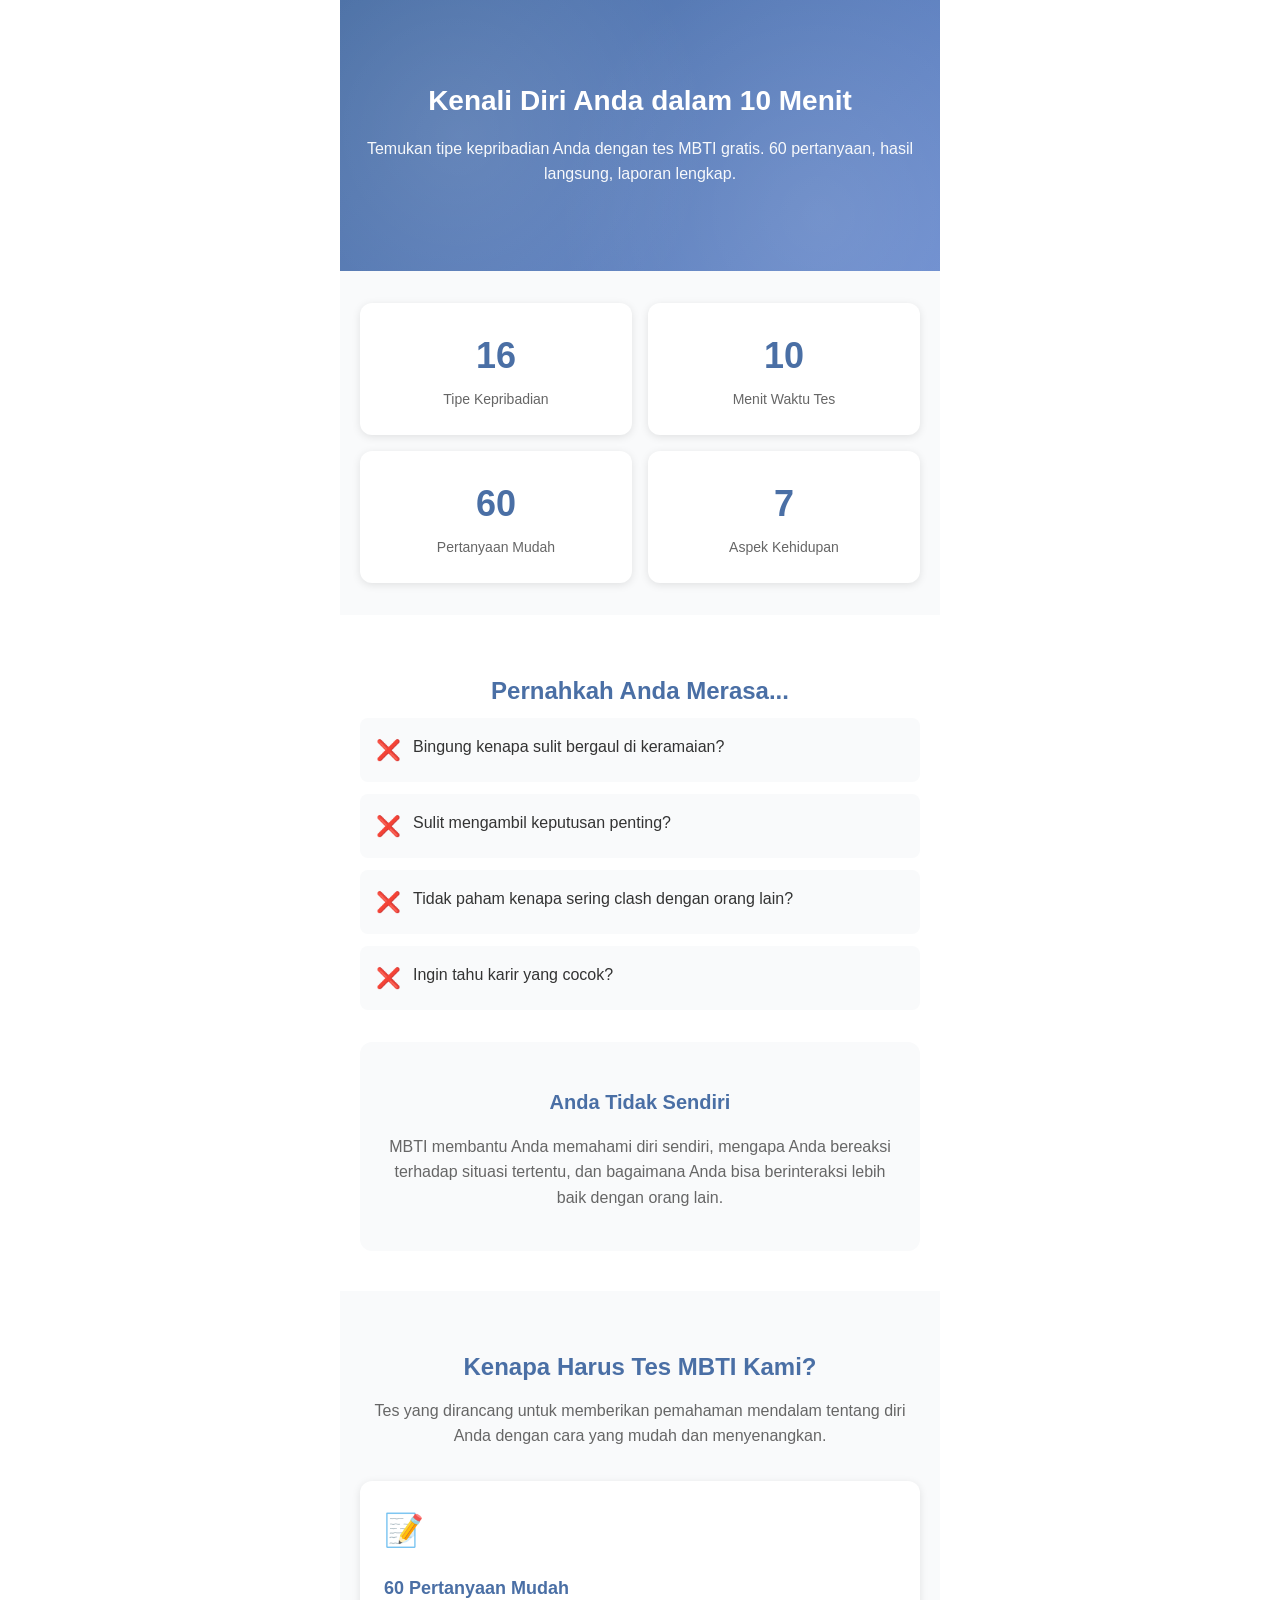
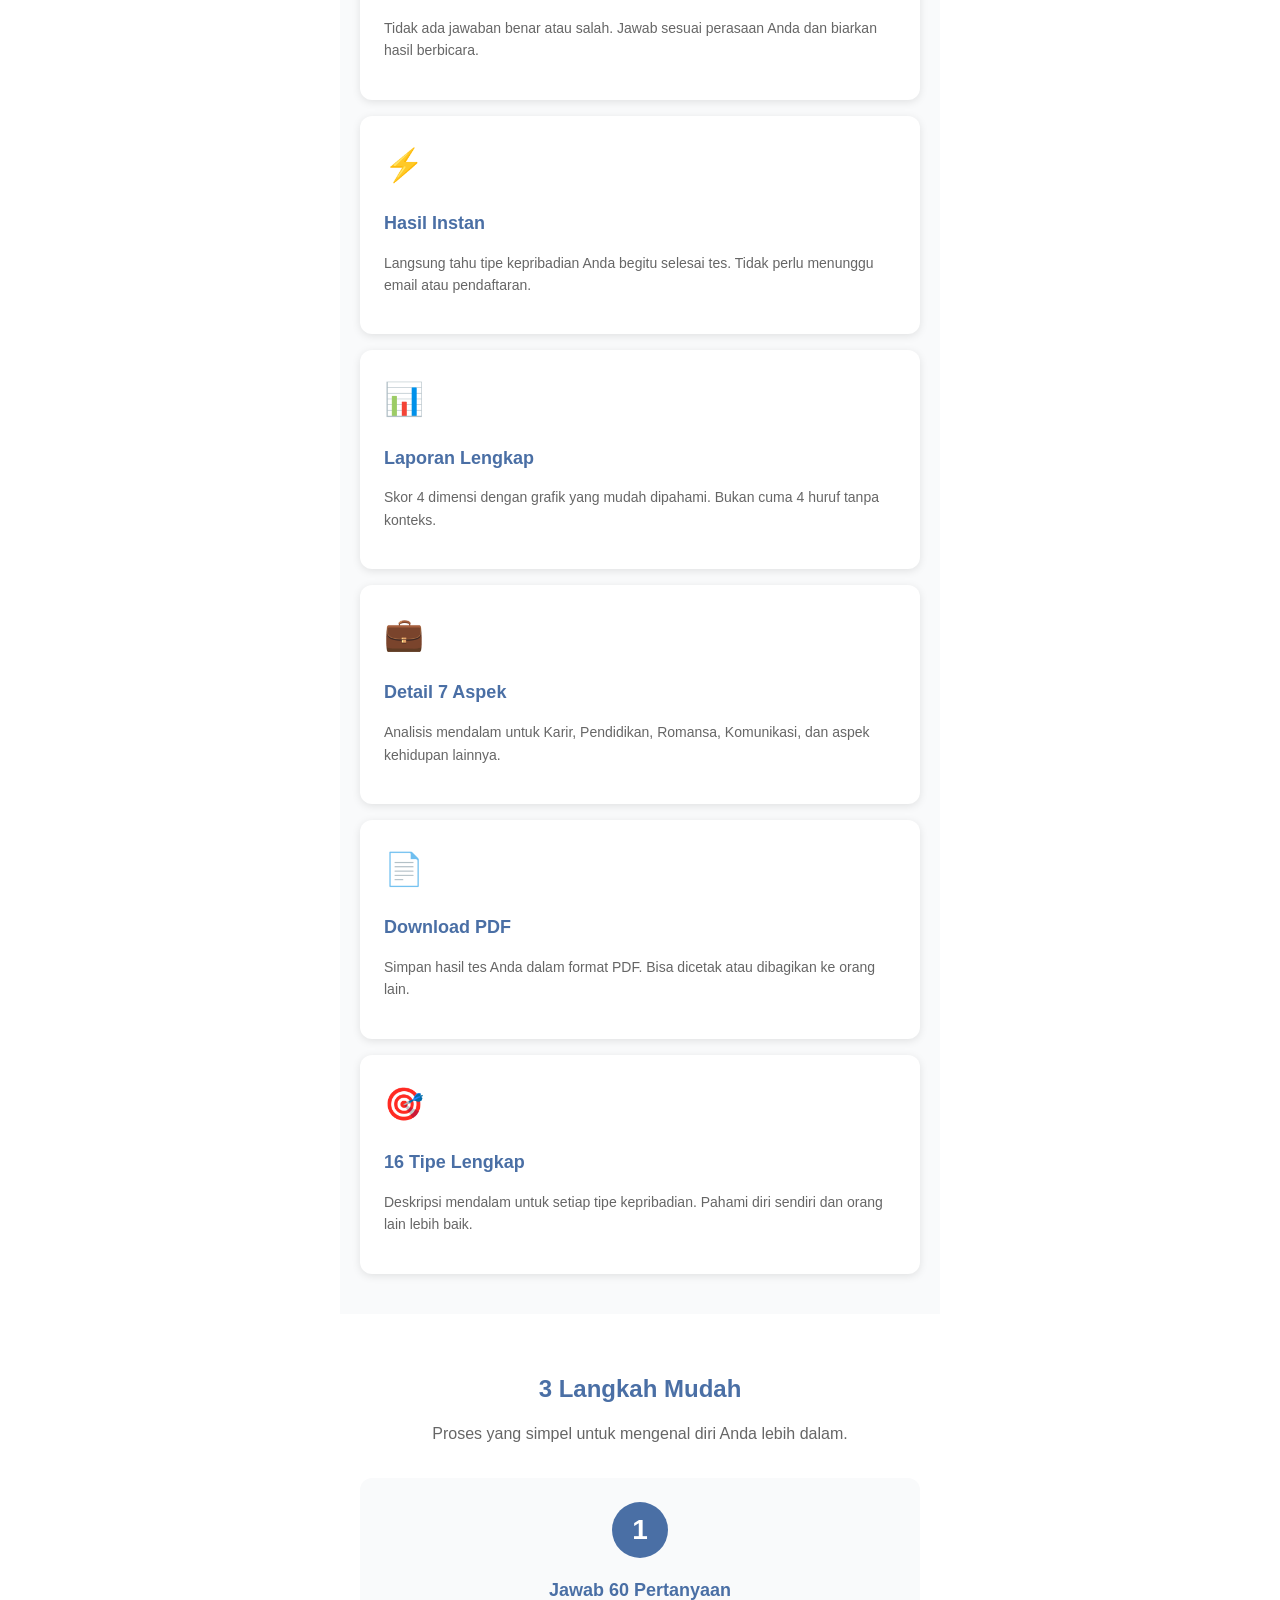
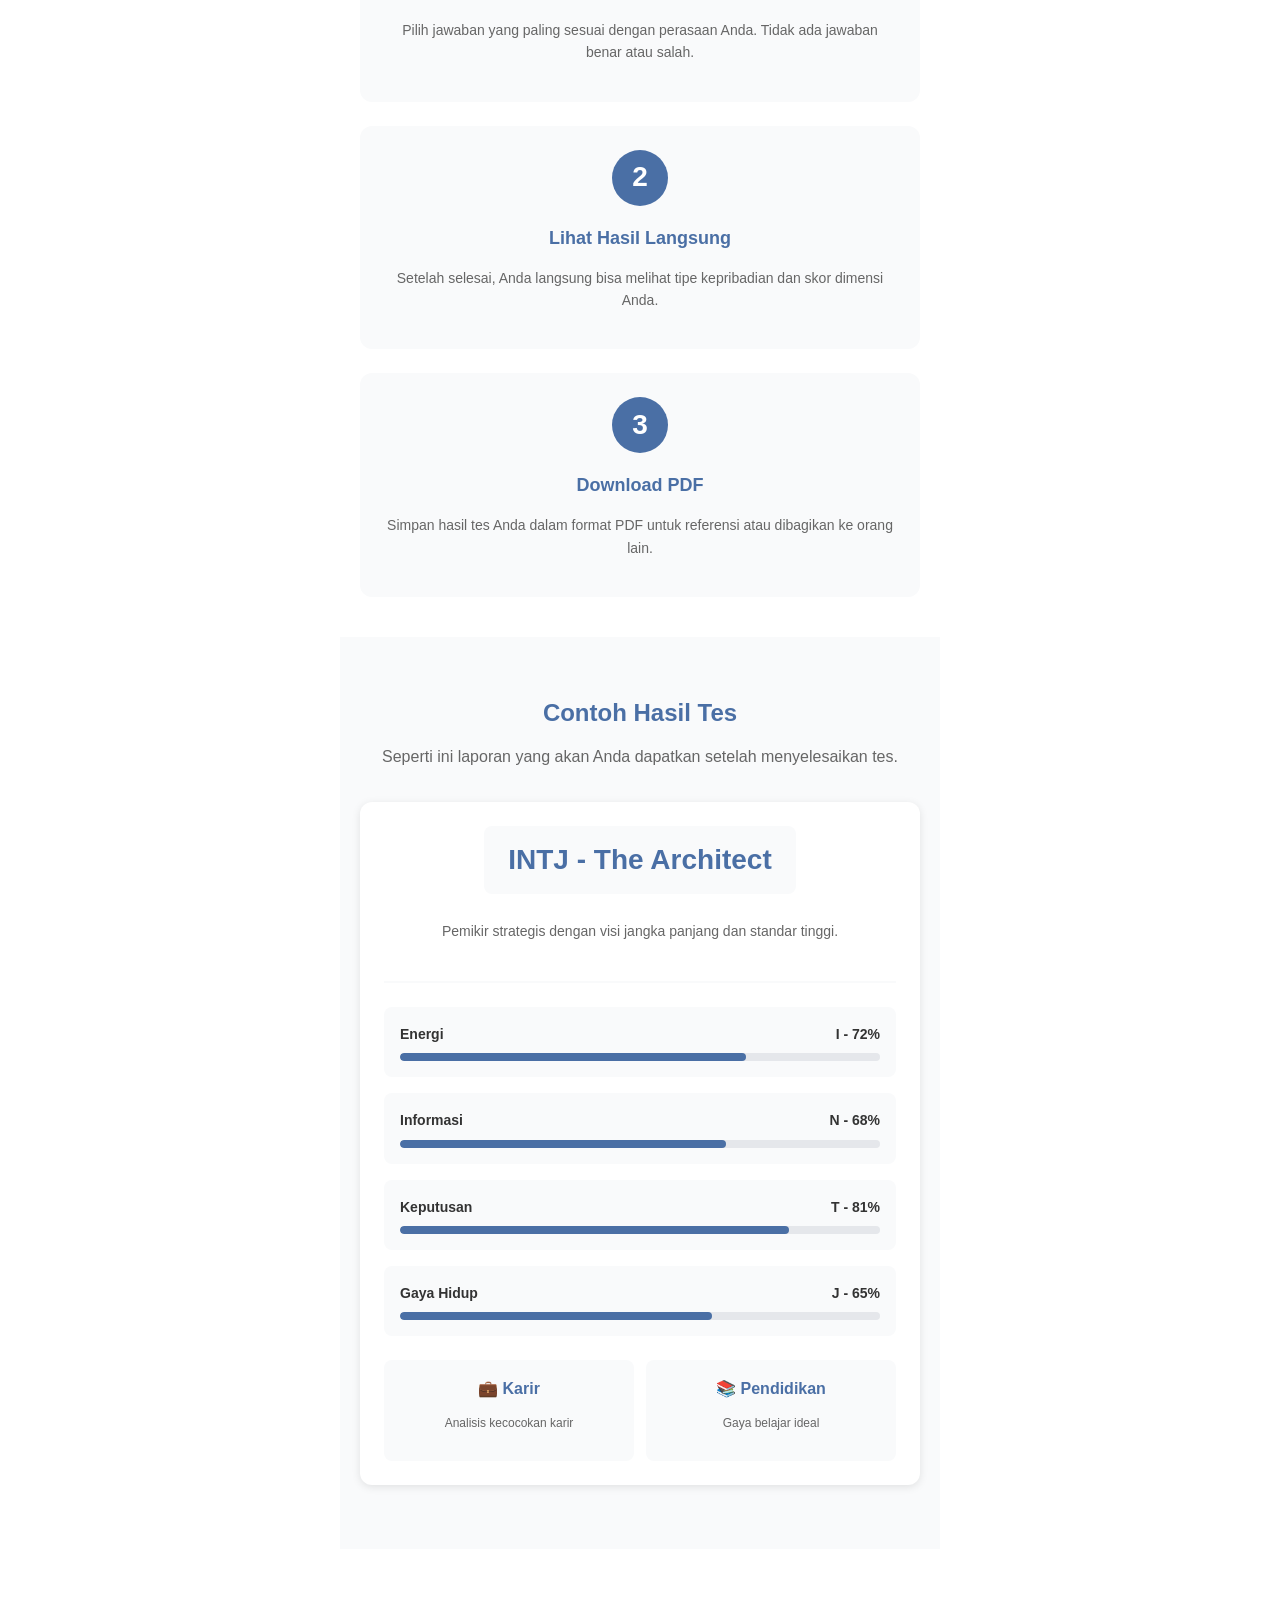
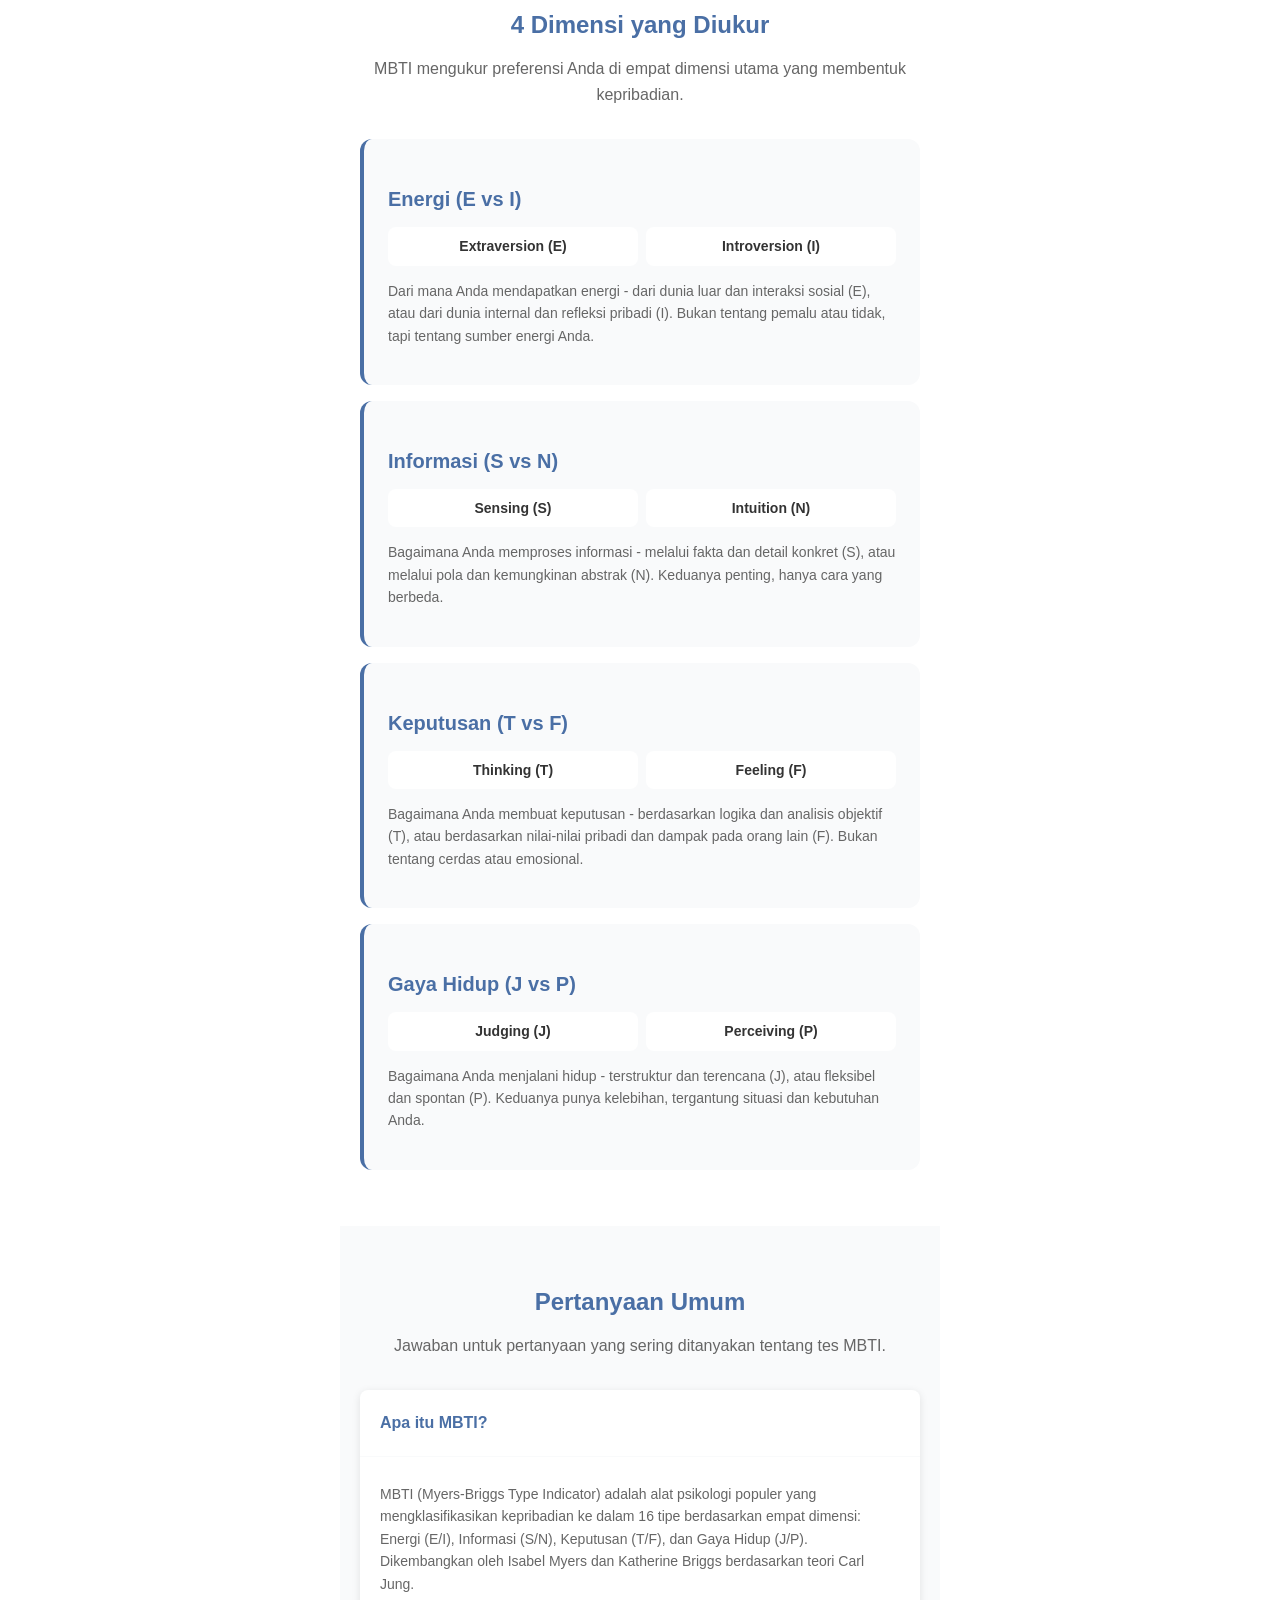
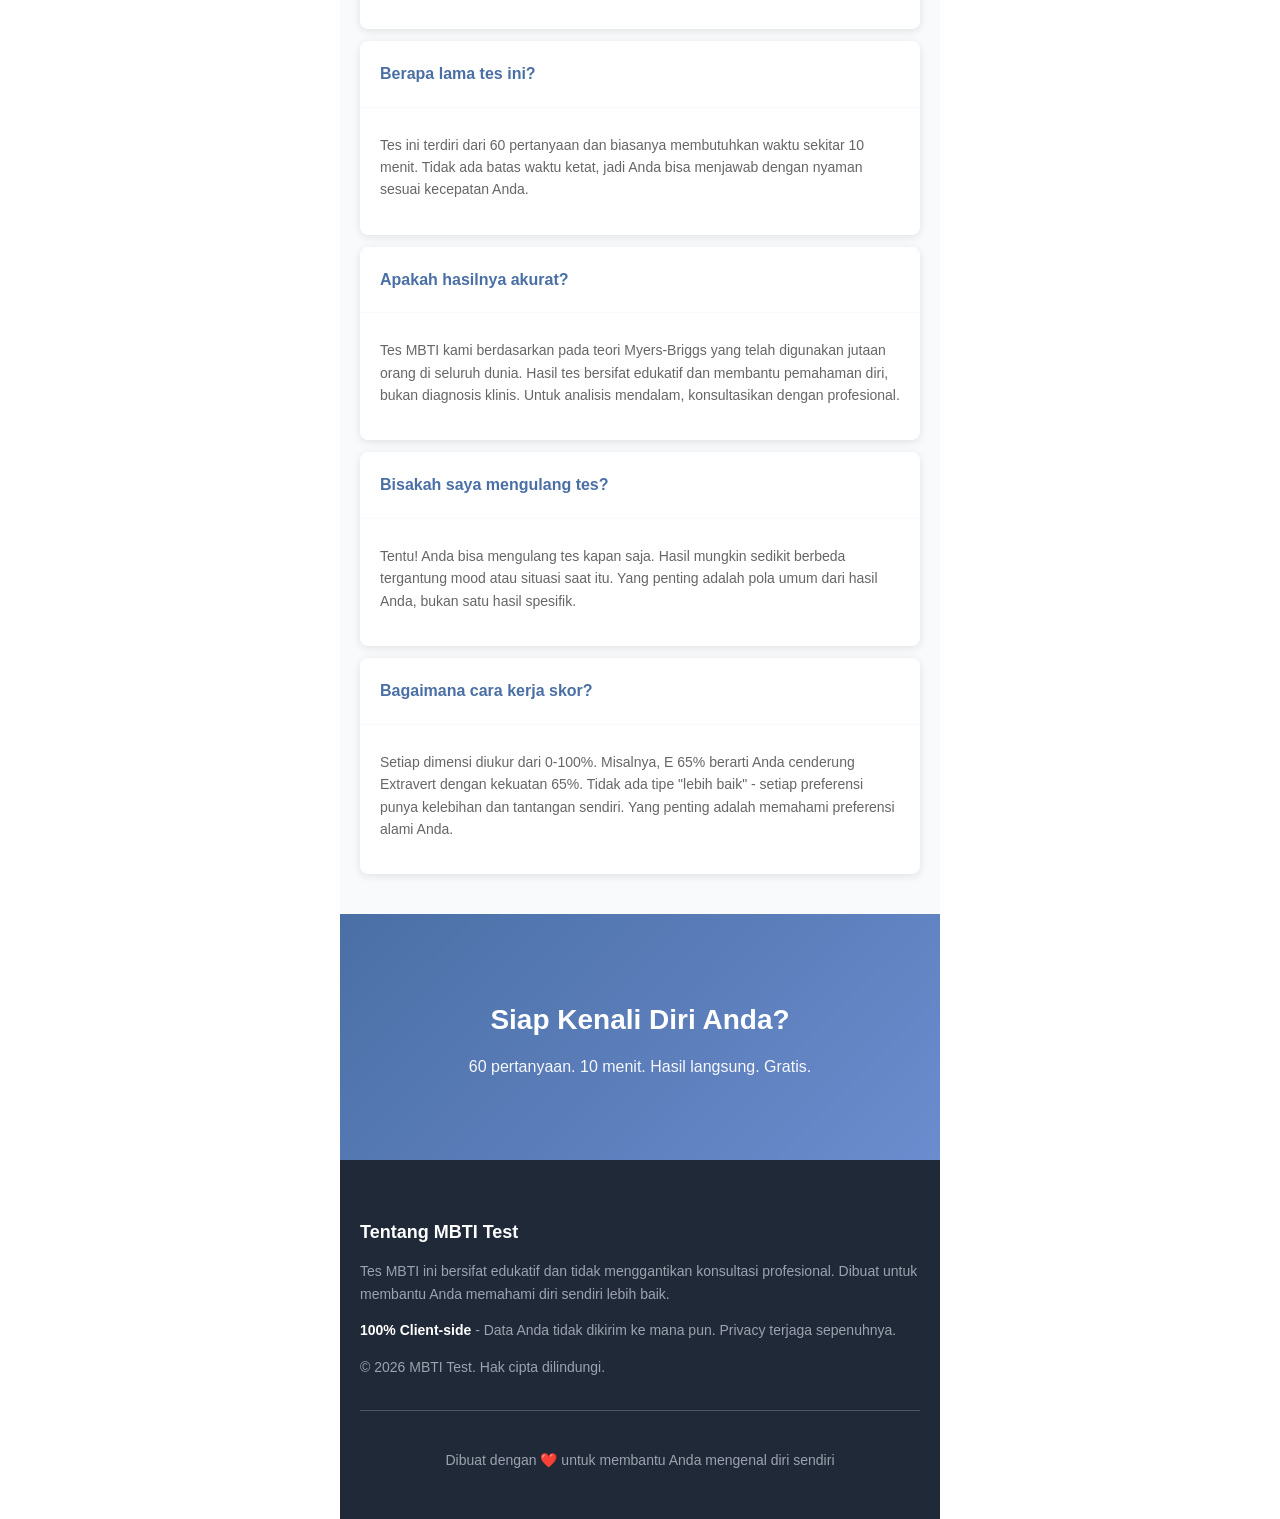
<file: landing-page/index.html>
<!doctype html>
<html lang="id">
  <head>
    <meta charset="UTF-8" />
    <meta name="viewport" content="width=device-width, initial-scale=1.0" />
    <meta
      name="description"
      content="Tes MBTI online gratis. 60 pertanyaan, hasil instan, laporan lengkap. Kenali diri Anda dalam 10 menit."
    />
    <title>Tes MBTI Online Gratis - Kenali Diri Anda dalam 10 Menit</title>
  </head>
  <body
    style="
      margin: 0;
      padding: 0;
      font-family: &quot;Segoe UI&quot;, Tahoma, Geneva, Verdana, sans-serif;
      background: #fff;
      color: #333;
      line-height: 1.6;
    "
  >
    <div style="max-width: 600px; margin: 0 auto">
      <!-- HERO SECTION -->
      <section
        style="
          background: linear-gradient(135deg, #4a6fa5, #6b8cce);
          color: #fff;
          padding: 60px 20px;
          text-align: center;
          position: relative;
          overflow: hidden;
        "
      >
        <div
          style="
            position: absolute;
            top: 0;
            left: 0;
            right: 0;
            bottom: 0;
            background:
              radial-gradient(
                circle at 20% 50%,
                rgba(255, 255, 255, 0.1) 0%,
                transparent 50%
              ),
              radial-gradient(
                circle at 80% 80%,
                rgba(255, 255, 255, 0.1) 0%,
                transparent 50%
              );
            pointer-events: none;
          "
        ></div>
        <div style="position: relative">
          <h1
            style="
              font-size: 28px;
              font-weight: bold;
              margin-bottom: 16px;
              line-height: 1.3;
            "
          >
            Kenali Diri Anda dalam 10 Menit
          </h1>
          <p style="font-size: 16px; opacity: 0.95; margin-bottom: 24px">
            Temukan tipe kepribadian Anda dengan tes MBTI gratis. 60 pertanyaan,
            hasil langsung, laporan lengkap.
          </p>
        </div>
      </section>

      <!-- STATS SECTION -->
      <section style="background: #f9fafb; padding: 32px 20px">
        <div
          style="
            display: grid;
            grid-template-columns: repeat(2, 1fr);
            gap: 16px;
          "
        >
          <div
            style="
              background: #fff;
              padding: 24px;
              border-radius: 12px;
              box-shadow: 0 2px 8px rgba(0, 0, 0, 0.1);
              text-align: center;
            "
          >
            <div
              style="
                font-size: 36px;
                font-weight: bold;
                color: #4a6fa5;
                margin-bottom: 4px;
              "
            >
              16
            </div>
            <div style="font-size: 14px; color: #666">Tipe Kepribadian</div>
          </div>
          <div
            style="
              background: #fff;
              padding: 24px;
              border-radius: 12px;
              box-shadow: 0 2px 8px rgba(0, 0, 0, 0.1);
              text-align: center;
            "
          >
            <div
              style="
                font-size: 36px;
                font-weight: bold;
                color: #4a6fa5;
                margin-bottom: 4px;
              "
            >
              10
            </div>
            <div style="font-size: 14px; color: #666">Menit Waktu Tes</div>
          </div>
          <div
            style="
              background: #fff;
              padding: 24px;
              border-radius: 12px;
              box-shadow: 0 2px 8px rgba(0, 0, 0, 0.1);
              text-align: center;
            "
          >
            <div
              style="
                font-size: 36px;
                font-weight: bold;
                color: #4a6fa5;
                margin-bottom: 4px;
              "
            >
              60
            </div>
            <div style="font-size: 14px; color: #666">Pertanyaan Mudah</div>
          </div>
          <div
            style="
              background: #fff;
              padding: 24px;
              border-radius: 12px;
              box-shadow: 0 2px 8px rgba(0, 0, 0, 0.1);
              text-align: center;
            "
          >
            <div
              style="
                font-size: 36px;
                font-weight: bold;
                color: #4a6fa5;
                margin-bottom: 4px;
              "
            >
              7
            </div>
            <div style="font-size: 14px; color: #666">Aspek Kehidupan</div>
          </div>
        </div>
      </section>

      <!-- PAIN POINTS SECTION -->
      <section style="padding: 40px 20px; background: #fff">
        <h2
          style="
            font-size: 24px;
            font-weight: bold;
            color: #4a6fa5;
            text-align: center;
            margin-bottom: 12px;
            line-height: 1.3;
          "
        >
          Pernahkah Anda Merasa...
        </h2>
        <div style="margin-bottom: 32px">
          <div
            style="
              background: #f9fafb;
              padding: 16px;
              border-radius: 8px;
              margin-bottom: 12px;
              font-size: 16px;
              display: flex;
              align-items: flex-start;
              gap: 12px;
            "
          >
            <span style="font-size: 20px; flex-shrink: 0">❌</span>
            <span>Bingung kenapa sulit bergaul di keramaian?</span>
          </div>
          <div
            style="
              background: #f9fafb;
              padding: 16px;
              border-radius: 8px;
              margin-bottom: 12px;
              font-size: 16px;
              display: flex;
              align-items: flex-start;
              gap: 12px;
            "
          >
            <span style="font-size: 20px; flex-shrink: 0">❌</span>
            <span>Sulit mengambil keputusan penting?</span>
          </div>
          <div
            style="
              background: #f9fafb;
              padding: 16px;
              border-radius: 8px;
              margin-bottom: 12px;
              font-size: 16px;
              display: flex;
              align-items: flex-start;
              gap: 12px;
            "
          >
            <span style="font-size: 20px; flex-shrink: 0">❌</span>
            <span>Tidak paham kenapa sering clash dengan orang lain?</span>
          </div>
          <div
            style="
              background: #f9fafb;
              padding: 16px;
              border-radius: 8px;
              margin-bottom: 12px;
              font-size: 16px;
              display: flex;
              align-items: flex-start;
              gap: 12px;
            "
          >
            <span style="font-size: 20px; flex-shrink: 0">❌</span>
            <span>Ingin tahu karir yang cocok?</span>
          </div>
        </div>
        <div
          style="
            background: #f9fafb;
            padding: 24px;
            border-radius: 12px;
            text-align: center;
          "
        >
          <h3 style="font-size: 20px; color: #4a6fa5; margin-bottom: 12px">
            Anda Tidak Sendiri
          </h3>
          <p style="color: #666; font-size: 16px">
            MBTI membantu Anda memahami diri sendiri, mengapa Anda bereaksi
            terhadap situasi tertentu, dan bagaimana Anda bisa berinteraksi
            lebih baik dengan orang lain.
          </p>
        </div>
      </section>

      <!-- BENEFITS SECTION -->
      <section style="padding: 40px 20px; background: #f9fafb">
        <h2
          style="
            font-size: 24px;
            font-weight: bold;
            color: #4a6fa5;
            text-align: center;
            margin-bottom: 12px;
            line-height: 1.3;
          "
        >
          Kenapa Harus Tes MBTI Kami?
        </h2>
        <p style="text-align: center; color: #666; margin-bottom: 32px">
          Tes yang dirancang untuk memberikan pemahaman mendalam tentang diri
          Anda dengan cara yang mudah dan menyenangkan.
        </p>
        <div style="display: flex; flex-direction: column; gap: 16px">
          <div
            style="
              background: #fff;
              padding: 24px;
              border-radius: 12px;
              box-shadow: 0 2px 8px rgba(0, 0, 0, 0.1);
            "
          >
            <div style="font-size: 32px; margin-bottom: 12px">📝</div>
            <h3
              style="
                font-size: 18px;
                font-weight: bold;
                color: #4a6fa5;
                margin-bottom: 8px;
              "
            >
              60 Pertanyaan Mudah
            </h3>
            <p style="color: #666; font-size: 14px">
              Tidak ada jawaban benar atau salah. Jawab sesuai perasaan Anda dan
              biarkan hasil berbicara.
            </p>
          </div>
          <div
            style="
              background: #fff;
              padding: 24px;
              border-radius: 12px;
              box-shadow: 0 2px 8px rgba(0, 0, 0, 0.1);
            "
          >
            <div style="font-size: 32px; margin-bottom: 12px">⚡</div>
            <h3
              style="
                font-size: 18px;
                font-weight: bold;
                color: #4a6fa5;
                margin-bottom: 8px;
              "
            >
              Hasil Instan
            </h3>
            <p style="color: #666; font-size: 14px">
              Langsung tahu tipe kepribadian Anda begitu selesai tes. Tidak
              perlu menunggu email atau pendaftaran.
            </p>
          </div>
          <div
            style="
              background: #fff;
              padding: 24px;
              border-radius: 12px;
              box-shadow: 0 2px 8px rgba(0, 0, 0, 0.1);
            "
          >
            <div style="font-size: 32px; margin-bottom: 12px">📊</div>
            <h3
              style="
                font-size: 18px;
                font-weight: bold;
                color: #4a6fa5;
                margin-bottom: 8px;
              "
            >
              Laporan Lengkap
            </h3>
            <p style="color: #666; font-size: 14px">
              Skor 4 dimensi dengan grafik yang mudah dipahami. Bukan cuma 4
              huruf tanpa konteks.
            </p>
          </div>
          <div
            style="
              background: #fff;
              padding: 24px;
              border-radius: 12px;
              box-shadow: 0 2px 8px rgba(0, 0, 0, 0.1);
            "
          >
            <div style="font-size: 32px; margin-bottom: 12px">💼</div>
            <h3
              style="
                font-size: 18px;
                font-weight: bold;
                color: #4a6fa5;
                margin-bottom: 8px;
              "
            >
              Detail 7 Aspek
            </h3>
            <p style="color: #666; font-size: 14px">
              Analisis mendalam untuk Karir, Pendidikan, Romansa, Komunikasi,
              dan aspek kehidupan lainnya.
            </p>
          </div>
          <div
            style="
              background: #fff;
              padding: 24px;
              border-radius: 12px;
              box-shadow: 0 2px 8px rgba(0, 0, 0, 0.1);
            "
          >
            <div style="font-size: 32px; margin-bottom: 12px">📄</div>
            <h3
              style="
                font-size: 18px;
                font-weight: bold;
                color: #4a6fa5;
                margin-bottom: 8px;
              "
            >
              Download PDF
            </h3>
            <p style="color: #666; font-size: 14px">
              Simpan hasil tes Anda dalam format PDF. Bisa dicetak atau
              dibagikan ke orang lain.
            </p>
          </div>
          <div
            style="
              background: #fff;
              padding: 24px;
              border-radius: 12px;
              box-shadow: 0 2px 8px rgba(0, 0, 0, 0.1);
            "
          >
            <div style="font-size: 32px; margin-bottom: 12px">🎯</div>
            <h3
              style="
                font-size: 18px;
                font-weight: bold;
                color: #4a6fa5;
                margin-bottom: 8px;
              "
            >
              16 Tipe Lengkap
            </h3>
            <p style="color: #666; font-size: 14px">
              Deskripsi mendalam untuk setiap tipe kepribadian. Pahami diri
              sendiri dan orang lain lebih baik.
            </p>
          </div>
        </div>
      </section>

      <!-- HOW IT WORKS SECTION -->
      <section style="padding: 40px 20px; background: #fff">
        <h2
          style="
            font-size: 24px;
            font-weight: bold;
            color: #4a6fa5;
            text-align: center;
            margin-bottom: 12px;
            line-height: 1.3;
          "
        >
          3 Langkah Mudah
        </h2>
        <p style="text-align: center; color: #666; margin-bottom: 32px">
          Proses yang simpel untuk mengenal diri Anda lebih dalam.
        </p>
        <div style="display: flex; flex-direction: column; gap: 24px">
          <div
            style="
              text-align: center;
              padding: 24px;
              background: #f9fafb;
              border-radius: 12px;
            "
          >
            <div
              style="
                width: 56px;
                height: 56px;
                background: #4a6fa5;
                color: #fff;
                border-radius: 50%;
                display: flex;
                align-items: center;
                justify-content: center;
                font-size: 28px;
                font-weight: bold;
                margin: 0 auto 16px;
              "
            >
              1
            </div>
            <h3
              style="
                font-size: 18px;
                font-weight: bold;
                color: #4a6fa5;
                margin-bottom: 8px;
              "
            >
              Jawab 60 Pertanyaan
            </h3>
            <p style="color: #666; font-size: 14px">
              Pilih jawaban yang paling sesuai dengan perasaan Anda. Tidak ada
              jawaban benar atau salah.
            </p>
          </div>
          <div
            style="
              text-align: center;
              padding: 24px;
              background: #f9fafb;
              border-radius: 12px;
            "
          >
            <div
              style="
                width: 56px;
                height: 56px;
                background: #4a6fa5;
                color: #fff;
                border-radius: 50%;
                display: flex;
                align-items: center;
                justify-content: center;
                font-size: 28px;
                font-weight: bold;
                margin: 0 auto 16px;
              "
            >
              2
            </div>
            <h3
              style="
                font-size: 18px;
                font-weight: bold;
                color: #4a6fa5;
                margin-bottom: 8px;
              "
            >
              Lihat Hasil Langsung
            </h3>
            <p style="color: #666; font-size: 14px">
              Setelah selesai, Anda langsung bisa melihat tipe kepribadian dan
              skor dimensi Anda.
            </p>
          </div>
          <div
            style="
              text-align: center;
              padding: 24px;
              background: #f9fafb;
              border-radius: 12px;
            "
          >
            <div
              style="
                width: 56px;
                height: 56px;
                background: #4a6fa5;
                color: #fff;
                border-radius: 50%;
                display: flex;
                align-items: center;
                justify-content: center;
                font-size: 28px;
                font-weight: bold;
                margin: 0 auto 16px;
              "
            >
              3
            </div>
            <h3
              style="
                font-size: 18px;
                font-weight: bold;
                color: #4a6fa5;
                margin-bottom: 8px;
              "
            >
              Download PDF
            </h3>
            <p style="color: #666; font-size: 14px">
              Simpan hasil tes Anda dalam format PDF untuk referensi atau
              dibagikan ke orang lain.
            </p>
          </div>
        </div>
      </section>

      <!-- SAMPLE RESULTS SECTION -->
      <section style="padding: 40px 20px; background: #f9fafb">
        <h2
          style="
            font-size: 24px;
            font-weight: bold;
            color: #4a6fa5;
            text-align: center;
            margin-bottom: 12px;
            line-height: 1.3;
          "
        >
          Contoh Hasil Tes
        </h2>
        <p style="text-align: center; color: #666; margin-bottom: 32px">
          Seperti ini laporan yang akan Anda dapatkan setelah menyelesaikan tes.
        </p>
        <div
          style="
            background: #fff;
            border-radius: 12px;
            padding: 24px;
            box-shadow: 0 2px 8px rgba(0, 0, 0, 0.1);
            margin-bottom: 24px;
          "
        >
          <div
            style="
              text-align: center;
              margin-bottom: 24px;
              padding-bottom: 24px;
              border-bottom: 2px solid #f9fafb;
            "
          >
            <div
              style="
                font-size: 28px;
                font-weight: bold;
                color: #4a6fa5;
                background: #f9fafb;
                display: inline-block;
                padding: 12px 24px;
                border-radius: 8px;
                margin-bottom: 12px;
              "
            >
              INTJ - The Architect
            </div>
            <p style="font-size: 14px; color: #666">
              Pemikir strategis dengan visi jangka panjang dan standar tinggi.
            </p>
          </div>
          <div style="margin-bottom: 24px">
            <div
              style="
                background: #f9fafb;
                padding: 16px;
                border-radius: 8px;
                margin-bottom: 16px;
              "
            >
              <div
                style="
                  display: flex;
                  justify-content: space-between;
                  margin-bottom: 8px;
                  font-weight: bold;
                  font-size: 14px;
                "
              >
                <span>Energi</span>
                <span>I - 72%</span>
              </div>
              <div
                style="
                  height: 8px;
                  background: #e5e7eb;
                  border-radius: 4px;
                  overflow: hidden;
                "
              >
                <div
                  style="
                    height: 100%;
                    background: #4a6fa5;
                    border-radius: 4px;
                    width: 72%;
                  "
                ></div>
              </div>
            </div>
            <div
              style="
                background: #f9fafb;
                padding: 16px;
                border-radius: 8px;
                margin-bottom: 16px;
              "
            >
              <div
                style="
                  display: flex;
                  justify-content: space-between;
                  margin-bottom: 8px;
                  font-weight: bold;
                  font-size: 14px;
                "
              >
                <span>Informasi</span>
                <span>N - 68%</span>
              </div>
              <div
                style="
                  height: 8px;
                  background: #e5e7eb;
                  border-radius: 4px;
                  overflow: hidden;
                "
              >
                <div
                  style="
                    height: 100%;
                    background: #4a6fa5;
                    border-radius: 4px;
                    width: 68%;
                  "
                ></div>
              </div>
            </div>
            <div
              style="
                background: #f9fafb;
                padding: 16px;
                border-radius: 8px;
                margin-bottom: 16px;
              "
            >
              <div
                style="
                  display: flex;
                  justify-content: space-between;
                  margin-bottom: 8px;
                  font-weight: bold;
                  font-size: 14px;
                "
              >
                <span>Keputusan</span>
                <span>T - 81%</span>
              </div>
              <div
                style="
                  height: 8px;
                  background: #e5e7eb;
                  border-radius: 4px;
                  overflow: hidden;
                "
              >
                <div
                  style="
                    height: 100%;
                    background: #4a6fa5;
                    border-radius: 4px;
                    width: 81%;
                  "
                ></div>
              </div>
            </div>
            <div
              style="
                background: #f9fafb;
                padding: 16px;
                border-radius: 8px;
                margin-bottom: 16px;
              "
            >
              <div
                style="
                  display: flex;
                  justify-content: space-between;
                  margin-bottom: 8px;
                  font-weight: bold;
                  font-size: 14px;
                "
              >
                <span>Gaya Hidup</span>
                <span>J - 65%</span>
              </div>
              <div
                style="
                  height: 8px;
                  background: #e5e7eb;
                  border-radius: 4px;
                  overflow: hidden;
                "
              >
                <div
                  style="
                    height: 100%;
                    background: #4a6fa5;
                    border-radius: 4px;
                    width: 65%;
                  "
                ></div>
              </div>
            </div>
          </div>
          <div
            style="
              display: grid;
              grid-template-columns: repeat(2, 1fr);
              gap: 12px;
            "
          >
            <div
              style="
                background: #f9fafb;
                padding: 16px;
                border-radius: 8px;
                text-align: center;
              "
            >
              <div
                style="color: #4a6fa5; font-weight: bold; margin-bottom: 4px"
              >
                💼 Karir
              </div>
              <p style="font-size: 12px; color: #666">
                Analisis kecocokan karir
              </p>
            </div>
            <div
              style="
                background: #f9fafb;
                padding: 16px;
                border-radius: 8px;
                text-align: center;
              "
            >
              <div
                style="color: #4a6fa5; font-weight: bold; margin-bottom: 4px"
              >
                📚 Pendidikan
              </div>
              <p style="font-size: 12px; color: #666">Gaya belajar ideal</p>
            </div>
            <!-- <div
              style="
                background: #f9fafb;
                padding: 16px;
                border-radius: 8px;
                text-align: center;
              "
            >
              <div
                style="color: #4a6fa5; font-weight: bold; margin-bottom: 4px"
              >
                ❤️ Romansa
              </div>
              <p style="font-size: 12px; color: #666">
                Kompatibilitas hubungan
              </p>
            </div> -->
          </div>
        </div>
      </section>

      <!-- 4 DIMENSIONS SECTION -->
      <section style="padding: 40px 20px; background: #fff">
        <h2
          style="
            font-size: 24px;
            font-weight: bold;
            color: #4a6fa5;
            text-align: center;
            margin-bottom: 12px;
            line-height: 1.3;
          "
        >
          4 Dimensi yang Diukur
        </h2>
        <p style="text-align: center; color: #666; margin-bottom: 32px">
          MBTI mengukur preferensi Anda di empat dimensi utama yang membentuk
          kepribadian.
        </p>
        <div>
          <div
            style="
              background: #f9fafb;
              padding: 24px;
              border-radius: 12px;
              border-left: 4px solid #4a6fa5;
              margin-bottom: 16px;
            "
          >
            <h3 style="font-size: 20px; color: #4a6fa5; margin-bottom: 12px">
              Energi (E vs I)
            </h3>
            <div style="display: flex; gap: 8px; margin-bottom: 12px">
              <div
                style="
                  background: #fff;
                  padding: 8px;
                  border-radius: 8px;
                  text-align: center;
                  flex: 1;
                  font-size: 14px;
                  font-weight: bold;
                "
              >
                Extraversion (E)
              </div>
              <div
                style="
                  background: #fff;
                  padding: 8px;
                  border-radius: 8px;
                  text-align: center;
                  flex: 1;
                  font-size: 14px;
                  font-weight: bold;
                "
              >
                Introversion (I)
              </div>
            </div>
            <p style="color: #666; font-size: 14px">
              Dari mana Anda mendapatkan energi - dari dunia luar dan interaksi
              sosial (E), atau dari dunia internal dan refleksi pribadi (I).
              Bukan tentang pemalu atau tidak, tapi tentang sumber energi Anda.
            </p>
          </div>
          <div
            style="
              background: #f9fafb;
              padding: 24px;
              border-radius: 12px;
              border-left: 4px solid #4a6fa5;
              margin-bottom: 16px;
            "
          >
            <h3 style="font-size: 20px; color: #4a6fa5; margin-bottom: 12px">
              Informasi (S vs N)
            </h3>
            <div style="display: flex; gap: 8px; margin-bottom: 12px">
              <div
                style="
                  background: #fff;
                  padding: 8px;
                  border-radius: 8px;
                  text-align: center;
                  flex: 1;
                  font-size: 14px;
                  font-weight: bold;
                "
              >
                Sensing (S)
              </div>
              <div
                style="
                  background: #fff;
                  padding: 8px;
                  border-radius: 8px;
                  text-align: center;
                  flex: 1;
                  font-size: 14px;
                  font-weight: bold;
                "
              >
                Intuition (N)
              </div>
            </div>
            <p style="color: #666; font-size: 14px">
              Bagaimana Anda memproses informasi - melalui fakta dan detail
              konkret (S), atau melalui pola dan kemungkinan abstrak (N).
              Keduanya penting, hanya cara yang berbeda.
            </p>
          </div>
          <div
            style="
              background: #f9fafb;
              padding: 24px;
              border-radius: 12px;
              border-left: 4px solid #4a6fa5;
              margin-bottom: 16px;
            "
          >
            <h3 style="font-size: 20px; color: #4a6fa5; margin-bottom: 12px">
              Keputusan (T vs F)
            </h3>
            <div style="display: flex; gap: 8px; margin-bottom: 12px">
              <div
                style="
                  background: #fff;
                  padding: 8px;
                  border-radius: 8px;
                  text-align: center;
                  flex: 1;
                  font-size: 14px;
                  font-weight: bold;
                "
              >
                Thinking (T)
              </div>
              <div
                style="
                  background: #fff;
                  padding: 8px;
                  border-radius: 8px;
                  text-align: center;
                  flex: 1;
                  font-size: 14px;
                  font-weight: bold;
                "
              >
                Feeling (F)
              </div>
            </div>
            <p style="color: #666; font-size: 14px">
              Bagaimana Anda membuat keputusan - berdasarkan logika dan analisis
              objektif (T), atau berdasarkan nilai-nilai pribadi dan dampak pada
              orang lain (F). Bukan tentang cerdas atau emosional.
            </p>
          </div>
          <div
            style="
              background: #f9fafb;
              padding: 24px;
              border-radius: 12px;
              border-left: 4px solid #4a6fa5;
              margin-bottom: 16px;
            "
          >
            <h3 style="font-size: 20px; color: #4a6fa5; margin-bottom: 12px">
              Gaya Hidup (J vs P)
            </h3>
            <div style="display: flex; gap: 8px; margin-bottom: 12px">
              <div
                style="
                  background: #fff;
                  padding: 8px;
                  border-radius: 8px;
                  text-align: center;
                  flex: 1;
                  font-size: 14px;
                  font-weight: bold;
                "
              >
                Judging (J)
              </div>
              <div
                style="
                  background: #fff;
                  padding: 8px;
                  border-radius: 8px;
                  text-align: center;
                  flex: 1;
                  font-size: 14px;
                  font-weight: bold;
                "
              >
                Perceiving (P)
              </div>
            </div>
            <p style="color: #666; font-size: 14px">
              Bagaimana Anda menjalani hidup - terstruktur dan terencana (J),
              atau fleksibel dan spontan (P). Keduanya punya kelebihan,
              tergantung situasi dan kebutuhan Anda.
            </p>
          </div>
        </div>
      </section>

      <!-- FAQ SECTION -->
      <section style="padding: 40px 20px; background: #f9fafb">
        <h2
          style="
            font-size: 24px;
            font-weight: bold;
            color: #4a6fa5;
            text-align: center;
            margin-bottom: 12px;
            line-height: 1.3;
          "
        >
          Pertanyaan Umum
        </h2>
        <p style="text-align: center; color: #666; margin-bottom: 32px">
          Jawaban untuk pertanyaan yang sering ditanyakan tentang tes MBTI.
        </p>
        <div style="display: flex; flex-direction: column; gap: 12px">
          <div
            style="background:#fff;border-radius:8px;box-shadow:0 2px 8px rgba(0,0,0,0.1);overflow-hidden;"
          >
            <div
              style="
                padding: 20px;
                font-weight: bold;
                color: #4a6fa5;
                font-size: 16px;
              "
            >
              Apa itu MBTI?
            </div>
            <div
              style="
                padding: 0 20px 20px;
                color: #666;
                border-top: 1px solid #f9fafb;
              "
            >
              <p style="padding-top: 12px; font-size: 14px">
                MBTI (Myers-Briggs Type Indicator) adalah alat psikologi populer
                yang mengklasifikasikan kepribadian ke dalam 16 tipe berdasarkan
                empat dimensi: Energi (E/I), Informasi (S/N), Keputusan (T/F),
                dan Gaya Hidup (J/P). Dikembangkan oleh Isabel Myers dan
                Katherine Briggs berdasarkan teori Carl Jung.
              </p>
            </div>
          </div>
          <div
            style="
              background: #fff;
              border-radius: 8px;
              box-shadow: 0 2px 8px rgba(0, 0, 0, 0.1);
              overflow: hidden;
            "
          >
            <div
              style="
                padding: 20px;
                font-weight: bold;
                color: #4a6fa5;
                font-size: 16px;
              "
            >
              Berapa lama tes ini?
            </div>
            <div
              style="
                padding: 0 20px 20px;
                color: #666;
                border-top: 1px solid #f9fafb;
              "
            >
              <p style="padding-top: 12px; font-size: 14px">
                Tes ini terdiri dari 60 pertanyaan dan biasanya membutuhkan
                waktu sekitar 10 menit. Tidak ada batas waktu ketat, jadi Anda
                bisa menjawab dengan nyaman sesuai kecepatan Anda.
              </p>
            </div>
          </div>
          <div
            style="
              background: #fff;
              border-radius: 8px;
              box-shadow: 0 2px 8px rgba(0, 0, 0, 0.1);
              overflow: hidden;
            "
          >
            <div
              style="
                padding: 20px;
                font-weight: bold;
                color: #4a6fa5;
                font-size: 16px;
              "
            >
              Apakah hasilnya akurat?
            </div>
            <div
              style="
                padding: 0 20px 20px;
                color: #666;
                border-top: 1px solid #f9fafb;
              "
            >
              <p style="padding-top: 12px; font-size: 14px">
                Tes MBTI kami berdasarkan pada teori Myers-Briggs yang telah
                digunakan jutaan orang di seluruh dunia. Hasil tes bersifat
                edukatif dan membantu pemahaman diri, bukan diagnosis klinis.
                Untuk analisis mendalam, konsultasikan dengan profesional.
              </p>
            </div>
          </div>
          <div
            style="
              background: #fff;
              border-radius: 8px;
              box-shadow: 0 2px 8px rgba(0, 0, 0, 0.1);
              overflow: hidden;
            "
          >
            <div
              style="
                padding: 20px;
                font-weight: bold;
                color: #4a6fa5;
                font-size: 16px;
              "
            >
              Bisakah saya mengulang tes?
            </div>
            <div
              style="
                padding: 0 20px 20px;
                color: #666;
                border-top: 1px solid #f9fafb;
              "
            >
              <p style="padding-top: 12px; font-size: 14px">
                Tentu! Anda bisa mengulang tes kapan saja. Hasil mungkin sedikit
                berbeda tergantung mood atau situasi saat itu. Yang penting
                adalah pola umum dari hasil Anda, bukan satu hasil spesifik.
              </p>
            </div>
          </div>
          <div
            style="
              background: #fff;
              border-radius: 8px;
              box-shadow: 0 2px 8px rgba(0, 0, 0, 0.1);
              overflow: hidden;
            "
          >
            <div
              style="
                padding: 20px;
                font-weight: bold;
                color: #4a6fa5;
                font-size: 16px;
              "
            >
              Bagaimana cara kerja skor?
            </div>
            <div
              style="
                padding: 0 20px 20px;
                color: #666;
                border-top: 1px solid #f9fafb;
              "
            >
              <p style="padding-top: 12px; font-size: 14px">
                Setiap dimensi diukur dari 0-100%. Misalnya, E 65% berarti Anda
                cenderung Extravert dengan kekuatan 65%. Tidak ada tipe "lebih
                baik" - setiap preferensi punya kelebihan dan tantangan sendiri.
                Yang penting adalah memahami preferensi alami Anda.
              </p>
            </div>
          </div>
        </div>
      </section>

      <!-- CTA SECTION -->
      <section
        style="
          background: linear-gradient(135deg, #4a6fa5, #6b8cce);
          color: #fff;
          text-align: center;
          padding: 64px 20px;
        "
      >
        <h2
          style="
            font-size: 28px;
            font-weight: bold;
            margin-bottom: 12px;
            line-height: 1.3;
          "
        >
          Siap Kenali Diri Anda?
        </h2>
        <p style="font-size: 16px; opacity: 0.95">
          60 pertanyaan. 10 menit. Hasil langsung. Gratis.
        </p>
      </section>

      <!-- FOOTER -->
      <footer style="background: #1f2937; color: #fff; padding: 40px 20px">
        <div style="margin-bottom: 32px">
          <div>
            <h3 style="font-size: 18px; margin-bottom: 12px">
              Tentang MBTI Test
            </h3>
            <p style="color: #9ca3af; font-size: 14px; margin-bottom: 12px">
              Tes MBTI ini bersifat edukatif dan tidak menggantikan konsultasi
              profesional. Dibuat untuk membantu Anda memahami diri sendiri
              lebih baik.
            </p>
            <p style="color: #9ca3af; font-size: 14px; margin-bottom: 12px">
              <strong style="color: #fff">100% Client-side</strong> - Data Anda
              tidak dikirim ke mana pun. Privacy terjaga sepenuhnya.
            </p>
            <p style="color: #9ca3af; font-size: 14px">
              &copy; 2026 MBTI Test. Hak cipta dilindungi.
            </p>
          </div>
        </div>
        <div
          style="
            text-align: center;
            padding-top: 24px;
            border-top: 1px solid #4b5563;
            color: #9ca3af;
            font-size: 14px;
          "
        >
          <p style="margin-bottom: 8px">
            Dibuat dengan ❤️ untuk membantu Anda mengenal diri sendiri
          </p>
        </div>
      </footer>
    </div>
  </body>
</html>
</file>
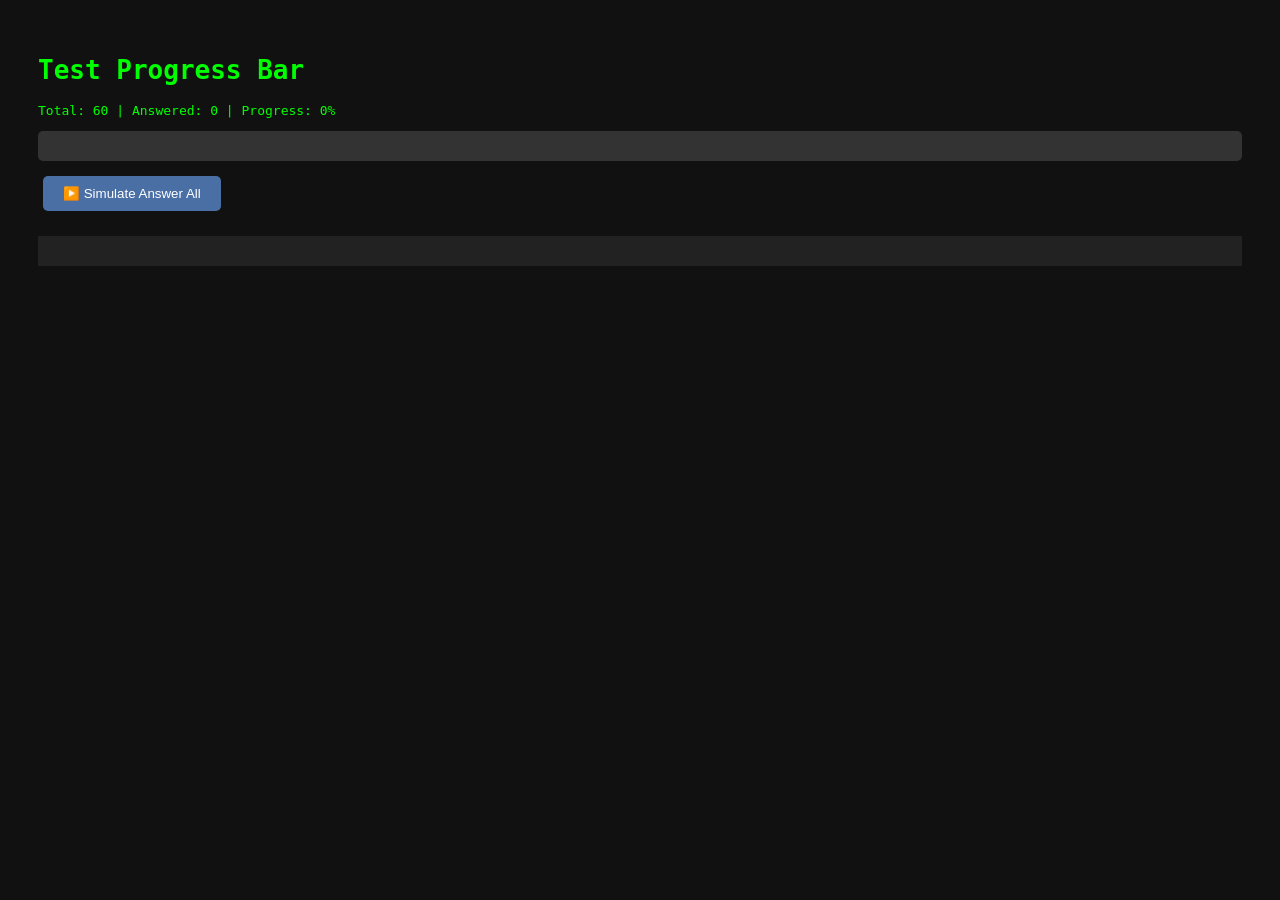
<file: cek-progress.html>
<!DOCTYPE html>
<html>
<head>
    <meta charset="UTF-8">
    <title>Test Progress</title>
    <style>
        body { font-family: monospace; padding: 30px; background: #111; color: #0f0; }
        .bar-bg { background: #333; height: 30px; border-radius: 5px; overflow: hidden; margin: 10px 0; }
        .bar-fill { background: #4a6fa5; height: 100%; width: 0%; transition: width 0.3s; }
        #log { background: #222; padding: 15px; margin-top: 20px; max-height: 300px; overflow-y: auto; }
        button { padding: 10px 20px; margin: 5px; background: #4a6fa5; color: #fff; border: none; border-radius: 5px; cursor: pointer; }
    </style>
</head>
<body>
    <h1>Test Progress Bar</h1>
    <p>Total: <span id="total">0</span> | Answered: <span id="answered">0</span> | Progress: <span id="pct">0</span>%</p>
    <div class="bar-bg"><div class="bar-fill" id="bar"></div></div>
    <button onclick="simulate()">▶️ Simulate Answer All</button>
    <div id="log"></div>

    <script src="js/questions.js"></script>
    <script>
        const TOTAL = questions.length;
        let answers = {};
        
        document.getElementById('total').textContent = TOTAL;
        document.getElementById('answered').textContent = '0';
        document.getElementById('pct').textContent = '0';
        
        function update() {
            const count = Object.keys(answers).length;
            const pct = (count / TOTAL) * 100;
            document.getElementById('answered').textContent = count;
            document.getElementById('pct').textContent = pct.toFixed(1);
            document.getElementById('bar').style.width = pct + '%';
            return pct;
        }
        
        function simulate() {
            answers = {};
            document.getElementById('log').innerHTML = '<h3>Simulating...</h3>';
            
            for (let i = 0; i < TOTAL; i++) {
                answers[questions[i].id] = 2;
                const pct = update();
                if ((i + 1) % 15 === 0 || i === TOTAL - 1) {
                    document.getElementById('log').innerHTML += `<div>Q${i+1}: ${i+1}/${TOTAL} = ${pct.toFixed(1)}%</div>`;
                }
            }
            
            const finalPct = update();
            document.getElementById('log').innerHTML += `<h2 style="color: #7fec9f">FINAL: ${finalPct.toFixed(1)}%</h2>`;
            
            if (finalPct === 100) {
                document.getElementById('log').innerHTML += '<h2 style="color: #7fec9f">✅ CORRECT! Progress is 100%!</h2>';
            } else {
                document.getElementById('log').innerHTML += `<h2 style="color: #ff6b6b">❌ WRONG! Expected 100, got ${finalPct}%</h2>`;
            }
        }
    </script>
</body>
</html>
</file>
